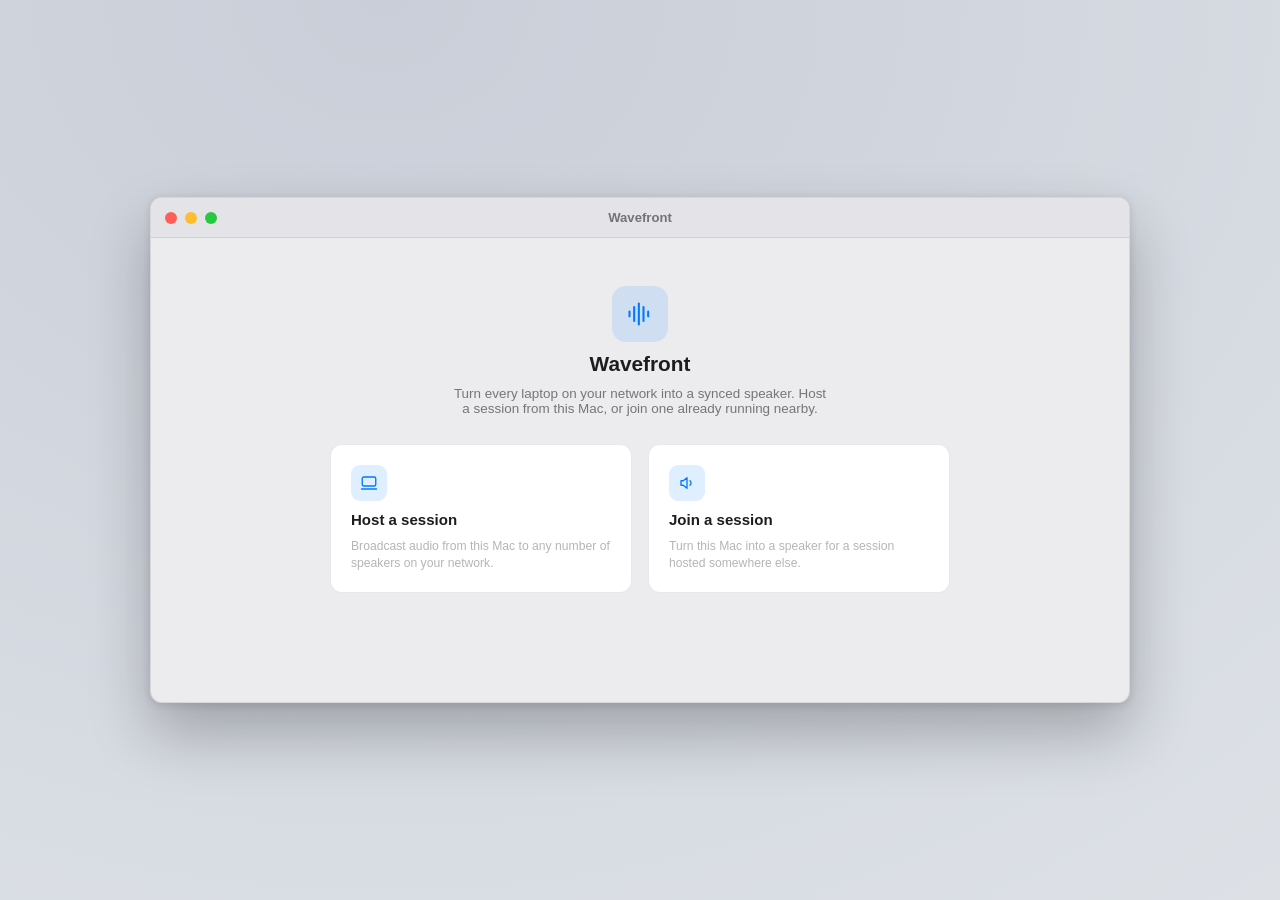
<file: ui/index.html>
<!doctype html>
<html lang="en">
<head>
<meta charset="utf-8">
<meta name="viewport" content="width=device-width, initial-scale=1">
<title>Wavefront</title>
<link rel="stylesheet" href="style.css">
</head>
<body>

<div class="window">

  <div class="titlebar">
    <div class="traffic-lights"><span class="tl red"></span><span class="tl yellow"></span><span class="tl green"></span></div>
    <div class="titlebar-title">Wavefront</div>
  </div>

  <!-- ============ SCREEN: mode chooser ============ -->
  <section class="screen active" id="screen-chooser">
    <div class="chooser">
      <div class="chooser-brand">
        <div class="chooser-logo">
          <svg viewBox="0 0 24 24" fill="none" stroke="currentColor" stroke-width="1.8" stroke-linecap="round"><path d="M3 10v4M7 6v12M11 3v18M15 6v12M19 10v4"/></svg>
        </div>
        <h1>Wavefront</h1>
        <p>Turn every laptop on your network into a synced speaker. Host a session from this Mac, or join one already running nearby.</p>
      </div>

      <div class="chooser-cards">
        <button class="chooser-card" id="cardHost" type="button">
          <div class="chooser-card-icon">
            <svg viewBox="0 0 24 24" fill="none" stroke="currentColor" stroke-width="1.8" stroke-linecap="round" stroke-linejoin="round"><rect x="3" y="4" width="18" height="12" rx="2"/><path d="M2 20h20"/></svg>
          </div>
          <h3>Host a session</h3>
          <p>Broadcast audio from this Mac to any number of speakers on your network.</p>
        </button>
        <button class="chooser-card" id="cardJoin" type="button">
          <div class="chooser-card-icon">
            <svg viewBox="0 0 24 24" fill="none" stroke="currentColor" stroke-width="1.8" stroke-linecap="round" stroke-linejoin="round"><path d="M4 9v6h3l5 4V5L7 9H4Z"/><path d="M16 9a4 4 0 0 1 0 6"/></svg>
          </div>
          <h3>Join a session</h3>
          <p>Turn this Mac into a speaker for a session hosted somewhere else.</p>
        </button>
      </div>

      <div class="join-form" id="joinForm">
        <input type="text" id="joinAddr" placeholder="Master IP or address, e.g. 192.168.1.23:8927">
        <button class="btn btn-primary" id="joinGo" type="button">Join</button>
      </div>

      <div class="join-form" id="hostRelayForm">
        <input type="text" id="hostRelayAddr" value="157.173.100.145" placeholder="Relay server (optional), e.g. 157.173.100.145">
      </div>

      <div style="display:flex; align-items:center; gap:10px;">
        <button class="btn btn-primary" id="hostGo" type="button" style="display:none;">Start hosting</button>
      </div>

      <div class="chooser-error" id="chooserError"></div>
    </div>
  </section>

  <!-- ============ SCREEN: master dashboard ============ -->
  <section class="screen" id="screen-dashboard">
    <div class="toolbar">
      <div class="source-status">
        <div class="source-icon">
          <svg viewBox="0 0 24 24" fill="none" stroke="currentColor" stroke-width="1.8" stroke-linecap="round"><path d="M3 10v4M7 6v12M11 3v18M15 6v12M19 10v4"/></svg>
        </div>
        <div class="source-text">
          <span class="t1" id="captureLabel">Broadcasting System Audio</span>
          <span class="t2">Whatever is playing on this Mac</span>
        </div>
      </div>

      <div class="toolbar-divider"></div>

      <div class="switch-row">
        <label class="switch">
          <input type="checkbox" id="masterRoleToggle">
          <span class="track"><span class="thumb"></span></span>
        </label>
        <div>
          <div class="sr-label">Play through this Mac</div>
          <div class="sr-sub">Give the master a role in the room</div>
        </div>
      </div>


      <div class="spacer"></div>

      <button class="join-url-chip" id="joinUrlChip" type="button" title="Click to copy">
        <svg viewBox="0 0 24 24" fill="none" stroke="currentColor" stroke-width="1.8" stroke-linecap="round" stroke-linejoin="round"><path d="M10 13a5 5 0 0 0 7.07 0l1.93-1.93a5 5 0 0 0-7.07-7.07L10.5 5.5"/><path d="M14 11a5 5 0 0 0-7.07 0l-1.93 1.93a5 5 0 0 0 7.07 7.07L13.5 18.5"/></svg>
        <span class="mono" id="joinUrlText">http://—</span>
      </button>

      <button class="wifi-chip" id="wifiChip" type="button">
        <svg viewBox="0 0 24 24" fill="none" stroke="currentColor" stroke-width="2" stroke-linecap="round" stroke-linejoin="round"><path d="M2 8.5a16 16 0 0 1 20 0M5.5 12a11 11 0 0 1 13 0M9 15.5a6 6 0 0 1 6 0"/><circle cx="12" cy="19" r="1" fill="currentColor" stroke="none"/></svg>
        <span id="wifiLabel">Wi‑Fi strong</span>
      </button>

      <button class="btn btn-danger" id="stopMasterBtn" type="button">Stop</button>
    </div>

    <div class="banner" id="warnBanner">
      <svg viewBox="0 0 24 24" fill="none" stroke="currentColor" stroke-width="1.8" stroke-linecap="round" stroke-linejoin="round"><path d="M10.3 3.86 1.8 18a1 1 0 0 0 .86 1.5h18.7a1 1 0 0 0 .86-1.5L13.7 3.86a1 1 0 0 0-1.7 0Z"/><path d="M12 9v4M12 16.5h.01"/></svg>
      <span id="warnText"></span>
    </div>

    <div class="content">
      <aside class="sidebar">
        <div class="sidebar-head">
          <span>Speakers</span>
          <span class="mono" id="onlineCount">0 online</span>
        </div>
        <div class="sidebar-list" id="deviceList"></div>
      </aside>

      <main class="main">
        <div class="panel">
          <div class="panel-head">
            <h2>Room Layout</h2>
            <span class="hint">drag to reposition</span>
          </div>
          <div class="room" id="room">
            <div class="listener"><svg viewBox="0 0 24 24" fill="none" stroke="currentColor" stroke-width="1.8" stroke-linecap="round" stroke-linejoin="round"><path d="M4 13a8 8 0 0 1 16 0"/><path d="M4 13v4a2 2 0 0 0 2 2h1v-6H5a1 1 0 0 0-1 1Z"/><path d="M20 13v4a2 2 0 0 1-2 2h-1v-6h1a1 1 0 0 1 1 1Z"/></svg></div>
            <!-- pucks injected here -->
          </div>
          <div class="room-legend">
            <span><i class="swatch" style="background: var(--low)"></i>Sub — lows only</span>
            <span><i class="swatch" style="background: var(--high)"></i>Tweeter — highs only</span>
            <span><i class="swatch" style="background: var(--full)"></i>Full‑range</span>
            <span><i class="swatch" style="background: var(--accent)"></i>Master</span>
          </div>
        </div>

        <div class="panel">
          <div class="panel-head">
            <h2>Buffer</h2>
            <span class="hint">delay vs. jitter tolerance</span>
          </div>
          <div class="xover-body">
            <div class="xover-canvas-wrap">
              <input type="range" min="200" max="10000" step="50" value="1000" id="bufferSlider">
              <div class="hint" style="margin-top:6px;">Lower = tighter sync to picture, less tolerant of network hiccups. Higher = more robust, more delay.</div>
            </div>
            <div class="xfreq-readout">
              <div class="big mono" id="bufferReadout">1000</div>
              <div class="unit">ms</div>
            </div>
          </div>
        </div>
      </main>
    </div>

    <footer class="status">
      <div class="fs-left">
        <span class="dot" id="syncDot"></span>
        <span id="syncSummary">0 of 0 speakers synced</span>
      </div>
      <span class="mono" id="netSummary"></span>
    </footer>
  </section>

  <!-- ============ SCREEN: client (joined) ============ -->
  <section class="screen" id="screen-client">
    <div class="client-screen">
      <div class="client-state-icon" id="clientStateIcon">
        <svg viewBox="0 0 24 24" fill="none" stroke="currentColor" stroke-width="1.8" stroke-linecap="round" stroke-linejoin="round"><path d="M4 9v6h3l5 4V5L7 9H4Z"/><path d="M16 9a4 4 0 0 1 0 6"/></svg>
      </div>
      <div>
        <h2 class="client-title" id="clientTitle">Connecting…</h2>
        <p class="client-sub" id="clientSub">Reaching the master session.</p>
      </div>

      <div class="client-grid">
        <div class="client-stat">
          <div class="cs-label">Role</div>
          <div class="cs-value" id="clientRole">—</div>
        </div>
        <div class="client-stat">
          <div class="cs-label">Pan</div>
          <div class="cs-value" id="clientPan">—</div>
        </div>
        <div class="client-stat">
          <div class="cs-label">Gain</div>
          <div class="cs-value" id="clientGain">—</div>
        </div>
        <div class="client-stat">
          <div class="cs-label">Latency</div>
          <div class="cs-value" id="clientLatency">—</div>
        </div>
      </div>

      <button class="btn btn-danger" id="stopClientBtn" type="button">Disconnect</button>
    </div>
  </section>

</div>

<script src="main.js"></script>
</body>
</html>
</file>
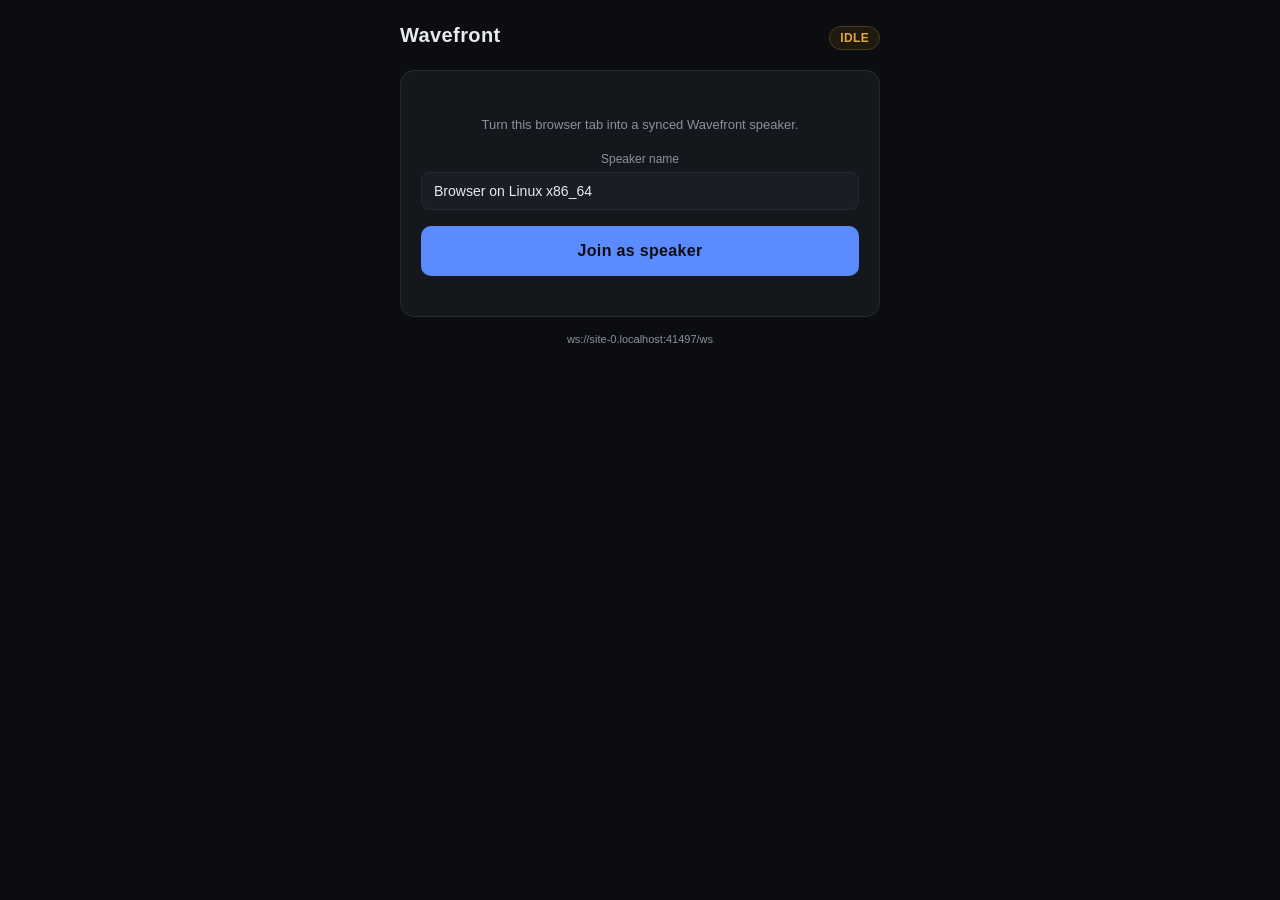
<file: webclient/index.html>
<!doctype html>
<html lang="en">
<head>
<meta charset="utf-8">
<meta name="viewport" content="width=device-width, initial-scale=1, maximum-scale=1">
<title>Wavefront</title>
<style>
  :root {
    color-scheme: dark;
    --bg: #0b0d10;
    --panel: #14171c;
    --panel-2: #1a1e24;
    --border: #262b33;
    --text: #e8eaed;
    --text-dim: #8a919e;
    --accent: #5b8cff;
    --good: #3ecf6a;
    --warn: #e0a83e;
    --bad: #e05a4e;
  }
  * { box-sizing: border-box; }
  html, body {
    margin: 0;
    padding: 0;
    background: var(--bg);
    color: var(--text);
    font-family: -apple-system, BlinkMacSystemFont, "Segoe UI", Roboto, Helvetica, Arial, sans-serif;
    height: 100%;
  }
  body {
    display: flex;
    flex-direction: column;
    align-items: center;
    min-height: 100%;
    padding: 24px 16px 48px;
  }
  .wrap {
    width: 100%;
    max-width: 480px;
  }
  header {
    display: flex;
    align-items: baseline;
    justify-content: space-between;
    margin-bottom: 20px;
  }
  h1 {
    font-size: 20px;
    font-weight: 600;
    letter-spacing: 0.02em;
    margin: 0;
  }
  .pill {
    font-size: 12px;
    font-weight: 600;
    padding: 4px 10px;
    border-radius: 999px;
    border: 1px solid var(--border);
    background: var(--panel-2);
    color: var(--text-dim);
    letter-spacing: 0.03em;
    text-transform: uppercase;
  }
  .pill.connecting { color: var(--warn); border-color: #4a3d20; background: #201a0e; }
  .pill.synced { color: var(--good); border-color: #1e3d28; background: #0e1f16; }
  .pill.dropped { color: var(--bad); border-color: #3d2320; background: #1f120f; }

  .card {
    background: var(--panel);
    border: 1px solid var(--border);
    border-radius: 14px;
    padding: 20px;
    margin-bottom: 16px;
  }

  #joinScreen { text-align: center; padding: 40px 20px; }
  #joinScreen p.sub { color: var(--text-dim); font-size: 13px; margin: 6px 0 20px; }

  label { display: block; font-size: 12px; color: var(--text-dim); margin-bottom: 6px; }
  input[type=text] {
    width: 100%;
    background: var(--panel-2);
    border: 1px solid var(--border);
    color: var(--text);
    border-radius: 8px;
    padding: 10px 12px;
    font-size: 14px;
    margin-bottom: 16px;
  }
  input[type=text]:focus { outline: none; border-color: var(--accent); }

  button.big {
    width: 100%;
    background: var(--accent);
    color: #0b0d10;
    border: none;
    border-radius: 10px;
    padding: 16px;
    font-size: 16px;
    font-weight: 700;
    letter-spacing: 0.02em;
    cursor: pointer;
  }
  button.big:active { transform: translateY(1px); }
  button.big:disabled { opacity: 0.5; cursor: default; }

  .row {
    display: flex;
    justify-content: space-between;
    align-items: center;
    padding: 8px 0;
    border-bottom: 1px solid var(--border);
    font-size: 13px;
  }
  .row:last-child { border-bottom: none; }
  .row .k { color: var(--text-dim); }
  .row .v { font-weight: 600; font-variant-numeric: tabular-nums; }

  .section-title {
    font-size: 11px;
    text-transform: uppercase;
    letter-spacing: 0.06em;
    color: var(--text-dim);
    margin: 0 0 10px;
  }

  #muteBtn {
    width: 100%;
    background: var(--panel-2);
    border: 1px solid var(--border);
    color: var(--text);
    border-radius: 10px;
    padding: 14px;
    font-size: 15px;
    font-weight: 700;
    cursor: pointer;
    margin-top: 4px;
  }
  #muteBtn.muted { background: #1f120f; border-color: #3d2320; color: var(--bad); }

  #hiddenWarning {
    display: none;
    position: fixed;
    left: 0; right: 0; bottom: 0;
    background: #201a0e;
    color: var(--warn);
    border-top: 1px solid #4a3d20;
    padding: 10px 16px;
    text-align: center;
    font-size: 13px;
    z-index: 10;
  }
  #hiddenWarning.show { display: block; }

  #app { display: none; width: 100%; }
  #app.show { display: block; }

  footer {
    color: var(--text-dim);
    font-size: 11px;
    text-align: center;
    margin-top: 8px;
  }
</style>
</head>
<body>

<div class="wrap">
  <header>
    <h1>Wavefront</h1>
    <span id="statusPill" class="pill connecting">idle</span>
  </header>

  <div id="joinScreen" class="card">
    <p class="sub">Turn this browser tab into a synced Wavefront speaker.</p>
    <label for="nameInput">Speaker name</label>
    <input type="text" id="nameInput" maxlength="64">
    <button class="big" id="joinBtn">Join as speaker</button>
  </div>

  <div id="app">
    <div class="card">
      <p class="section-title">Assignment</p>
      <div class="row"><span class="k">Role</span><span class="v" id="roleVal">-</span></div>
      <div class="row"><span class="k">Pan</span><span class="v" id="panVal">-</span></div>
      <div class="row"><span class="k">Gain</span><span class="v" id="gainVal">-</span></div>
      <div class="row"><span class="k">Crossover</span><span class="v" id="crossoverVal">-</span></div>
      <div class="row"><span class="k">Buffer</span><span class="v" id="bufferVal">-</span></div>
    </div>

    <div class="card">
      <p class="section-title">Sync stats</p>
      <div class="row"><span class="k">Clock offset</span><span class="v" id="offsetVal">-</span></div>
      <div class="row"><span class="k">Round trip</span><span class="v" id="rttVal">-</span></div>
      <div class="row"><span class="k">Scheduled chunks</span><span class="v" id="scheduledVal">0</span></div>
      <div class="row"><span class="k">Dropped (late)</span><span class="v" id="droppedVal">0</span></div>
      <div class="row"><span class="k">Interruptions</span><span class="v" id="glitchVal">0</span></div>
      <div class="row"><span class="k">Output delay</span><span class="v" id="outLatVal">—</span></div>
    </div>

    <button id="muteBtn">Mute</button>
  </div>

  <footer>ws://<span id="hostLabel"></span>/ws</footer>
</div>

<div id="hiddenWarning">Keep this tab focused for best sync</div>

<script src="player.js"></script>
</body>
</html>
</file>
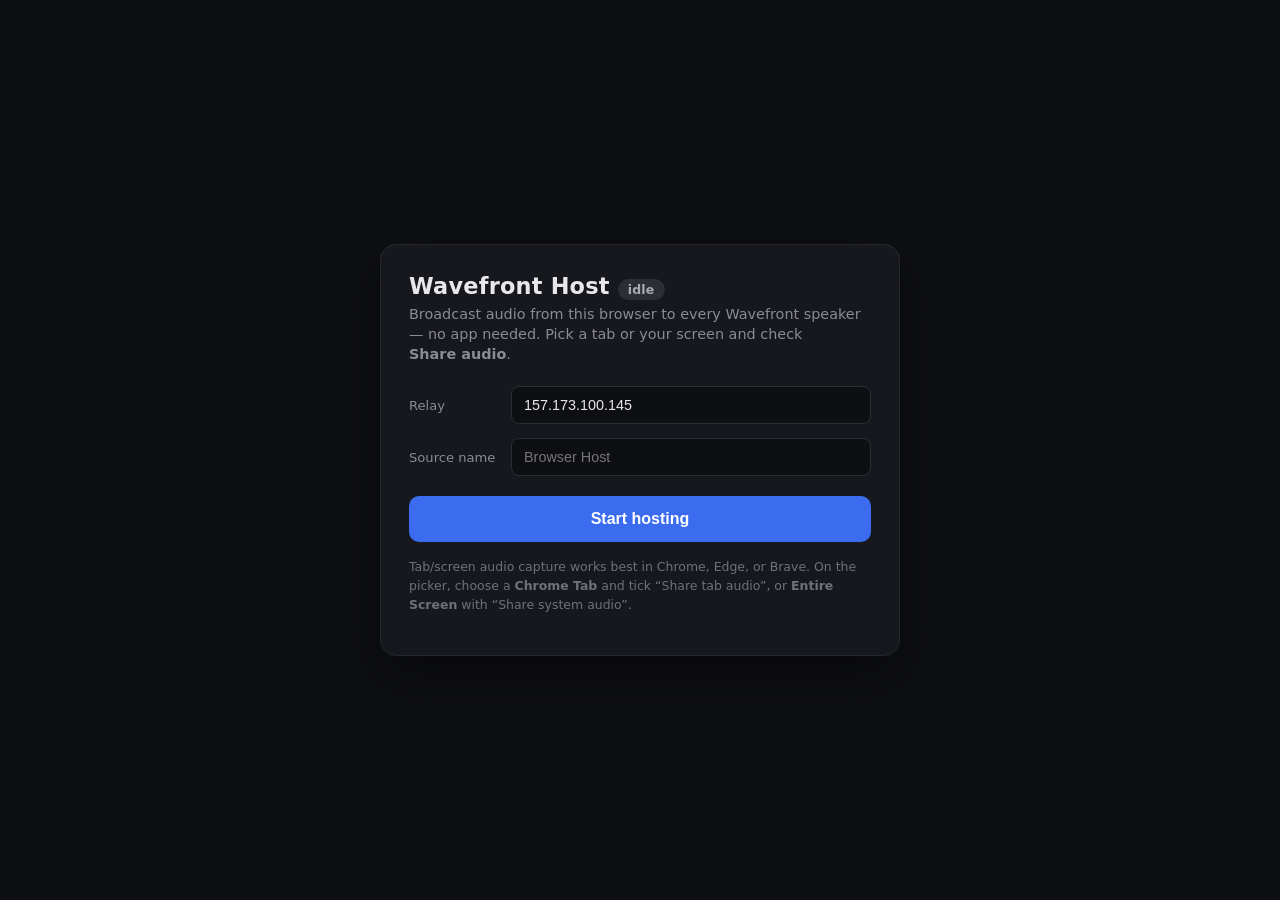
<file: webclient/host.html>
<!doctype html>
<html lang="en">
<head>
<meta charset="utf-8">
<meta name="viewport" content="width=device-width, initial-scale=1">
<title>Wavefront Host</title>
<style>
  :root { color-scheme: dark; }
  * { box-sizing: border-box; }
  body {
    margin: 0; min-height: 100vh; background: #0e0f13; color: #e8e8ea;
    font-family: -apple-system, BlinkMacSystemFont, "Segoe UI", system-ui, sans-serif;
    display: flex; align-items: center; justify-content: center; padding: 24px;
  }
  .card {
    width: min(520px, 100%); background: #17181d; border: 1px solid #26272e;
    border-radius: 16px; padding: 28px; box-shadow: 0 20px 50px rgba(0,0,0,.4);
  }
  h1 { font-size: 1.4rem; margin: 0 0 4px; letter-spacing: .01em; }
  .sub { color: #8a8b93; font-size: .9rem; margin: 0 0 22px; line-height: 1.4; }
  button {
    width: 100%; border: none; border-radius: 10px; padding: 14px 16px;
    font-size: 1rem; font-weight: 600; cursor: pointer; color: #fff;
    background: #3b6cf0; transition: filter .15s ease;
  }
  button:hover { filter: brightness(1.08); }
  button.stop { background: #d9534f; }
  button:disabled { opacity: .5; cursor: default; }
  .row { display: flex; gap: 10px; align-items: center; margin-top: 14px; }
  .row label { color: #8a8b93; font-size: .82rem; min-width: 92px; }
  input[type=text] {
    flex: 1; background: #0e0f13; border: 1px solid #2c2d35; border-radius: 8px;
    color: #e8e8ea; padding: 10px 12px; font-size: .9rem;
  }
  .stat { display: flex; justify-content: space-between; padding: 7px 0; border-bottom: 1px solid #21222a; font-size: .88rem; }
  .stat:last-child { border-bottom: none; }
  .stat .k { color: #8a8b93; }
  .stat .v { font-variant-numeric: tabular-nums; }
  .pill { display: inline-block; padding: 3px 10px; border-radius: 999px; font-size: .78rem; font-weight: 600; }
  .pill.idle { background: #2c2d35; color: #a9aab2; }
  .pill.live { background: rgba(52,199,89,.16); color: #34c759; }
  .pill.err  { background: rgba(217,83,79,.16); color: #ff6b66; }
  .hint { color: #6f707a; font-size: .78rem; margin-top: 16px; line-height: 1.5; }
  .stats { margin-top: 20px; display: none; }
  .stats.show { display: block; }
  code { background: #0e0f13; padding: 1px 6px; border-radius: 5px; color: #c9cbe0; }
</style>
</head>
<body>
  <div class="card">
    <h1>Wavefront Host <span class="pill idle" id="statusPill">idle</span></h1>
    <p class="sub">Broadcast audio from this browser to every Wavefront speaker — no app needed. Pick a tab or your screen and check <b>Share&nbsp;audio</b>.</p>

    <div class="row">
      <label for="relay">Relay</label>
      <input type="text" id="relay" value="157.173.100.145">
    </div>
    <div class="row">
      <label for="name">Source name</label>
      <input type="text" id="name" placeholder="Browser Host">
    </div>

    <div class="row" style="margin-top:20px;">
      <button id="goBtn">Start hosting</button>
    </div>

    <div class="stats" id="stats">
      <div class="stat"><span class="k">Codec</span><span class="v" id="codecVal">—</span></div>
      <div class="stat"><span class="k">Chunks sent</span><span class="v" id="sentVal">0</span></div>
      <div class="stat"><span class="k">Bitrate</span><span class="v" id="brVal">—</span></div>
      <div class="stat"><span class="k">Listeners can open</span><span class="v"><code id="joinUrl">—</code></span></div>
    </div>

    <p class="hint" id="hint">Tab/screen audio capture works best in Chrome, Edge, or Brave. On the picker, choose a <b>Chrome Tab</b> and tick “Share tab audio”, or <b>Entire Screen</b> with “Share system audio”.</p>
  </div>
  <script src="host.js"></script>
</body>
</html>
</file>
<file: ui/style.css>
/* Wavefront UI — adapted from the approved mockup (spotify_sync/mockup/wavefront.html) */

:root {
  --page-bg-1: #dfe3e8;
  --page-bg-2: #c9ced8;

  --window-bg: #ececef;
  --titlebar-bg: #e4e4e8;
  --sidebar-bg: #eceef2;
  --surface: #ffffff;
  --surface-2: #f5f5f7;
  --border: rgba(0,0,0,0.09);
  --border-strong: rgba(0,0,0,0.14);
  --divider: rgba(0,0,0,0.08);

  --text: #1d1d1f;
  --text-secondary: rgba(60,60,67,0.68);
  --text-tertiary: rgba(60,60,67,0.38);

  --accent: #007aff;
  --accent-soft: rgba(0,122,255,0.12);

  --low: #ff9500;
  --low-soft: rgba(255,149,0,0.14);
  --high: #32ade6;
  --high-soft: rgba(50,173,230,0.14);
  --full: #5e5ce6;
  --full-soft: rgba(94,92,230,0.14);

  --good: #34c759;
  --good-soft: rgba(52,199,89,0.14);
  --warn: #ff9f0a;
  --warn-soft: rgba(255,159,10,0.14);
  --bad: #ff3b30;
  --bad-soft: rgba(255,59,48,0.12);

  --shadow-window: 0 30px 60px rgba(20,20,24,0.28), 0 2px 8px rgba(20,20,24,0.12);
  --shadow-row: 0 1px 1px rgba(0,0,0,0.03);
}

@media (prefers-color-scheme: dark) {
  :root:not([data-theme="light"]) {
    --page-bg-1: #121214;
    --page-bg-2: #1a1a1d;

    --window-bg: #232326;
    --titlebar-bg: #29292c;
    --sidebar-bg: #202023;
    --surface: #2c2c2f;
    --surface-2: #323235;
    --border: rgba(255,255,255,0.08);
    --border-strong: rgba(255,255,255,0.14);
    --divider: rgba(255,255,255,0.09);

    --text: #f2f2f4;
    --text-secondary: rgba(235,235,245,0.62);
    --text-tertiary: rgba(235,235,245,0.32);

    --accent: #0a84ff;
    --accent-soft: rgba(10,132,255,0.18);

    --low: #ff9f0a;
    --low-soft: rgba(255,159,10,0.18);
    --high: #40c8e6;
    --high-soft: rgba(64,200,230,0.18);
    --full: #7d7aff;
    --full-soft: rgba(125,122,255,0.18);

    --good: #30d158;
    --good-soft: rgba(48,209,88,0.18);
    --warn: #ffb340;
    --warn-soft: rgba(255,179,64,0.18);
    --bad: #ff453a;
    --bad-soft: rgba(255,69,58,0.16);

    --shadow-window: 0 30px 70px rgba(0,0,0,0.55), 0 2px 10px rgba(0,0,0,0.4);
    --shadow-row: 0 1px 1px rgba(0,0,0,0.2);
  }
}
:root[data-theme="dark"] {
  --page-bg-1: #121214;
  --page-bg-2: #1a1a1d;
  --window-bg: #232326;
  --titlebar-bg: #29292c;
  --sidebar-bg: #202023;
  --surface: #2c2c2f;
  --surface-2: #323235;
  --border: rgba(255,255,255,0.08);
  --border-strong: rgba(255,255,255,0.14);
  --divider: rgba(255,255,255,0.09);
  --text: #f2f2f4;
  --text-secondary: rgba(235,235,245,0.62);
  --text-tertiary: rgba(235,235,245,0.32);
  --accent: #0a84ff;
  --accent-soft: rgba(10,132,255,0.18);
  --low: #ff9f0a;
  --low-soft: rgba(255,159,10,0.18);
  --high: #40c8e6;
  --high-soft: rgba(64,200,230,0.18);
  --full: #7d7aff;
  --full-soft: rgba(125,122,255,0.18);
  --good: #30d158;
  --good-soft: rgba(48,209,88,0.18);
  --warn: #ffb340;
  --warn-soft: rgba(255,179,64,0.18);
  --bad: #ff453a;
  --bad-soft: rgba(255,69,58,0.16);
  --shadow-window: 0 30px 70px rgba(0,0,0,0.55), 0 2px 10px rgba(0,0,0,0.4);
  --shadow-row: 0 1px 1px rgba(0,0,0,0.2);
}

* { box-sizing: border-box; }
html, body { height: 100%; }
body {
  margin: 0;
  background: radial-gradient(120% 140% at 30% 0%, var(--page-bg-2), var(--page-bg-1));
  color: var(--text);
  font-family: -apple-system, BlinkMacSystemFont, "SF Pro Text", "SF Pro Display", "Helvetica Neue", Arial, sans-serif;
  -webkit-font-smoothing: antialiased;
  display: flex;
  align-items: center;
  justify-content: center;
  padding: 32px 16px;
  min-height: 100%;
}
.mono {
  font-family: ui-monospace, "SF Mono", "Menlo", "Cascadia Mono", "Consolas", monospace;
  font-variant-numeric: tabular-nums;
}

button { font: inherit; }

/* ---------------- Window chrome ---------------- */
.window {
  width: min(980px, 100%);
  background: var(--window-bg);
  border-radius: 12px;
  box-shadow: var(--shadow-window);
  overflow: hidden;
  display: flex;
  flex-direction: column;
  border: 1px solid var(--border);
}
.titlebar {
  height: 40px;
  background: var(--titlebar-bg);
  display: flex;
  align-items: center;
  padding: 0 14px;
  position: relative;
  border-bottom: 1px solid var(--border);
  flex-shrink: 0;
}
.traffic-lights { display: flex; gap: 8px; }
.tl { width: 12px; height: 12px; border-radius: 50%; }
.tl.red { background: #ff5f57; }
.tl.yellow { background: #febc2e; }
.tl.green { background: #28c840; }
.titlebar-title {
  position: absolute; left: 50%; transform: translateX(-50%);
  font-size: 0.82rem; font-weight: 590; color: var(--text-secondary);
}

/* ---------------- Screens ---------------- */
.screen { display: none; }
.screen.active { display: flex; flex-direction: column; }

/* ---------------- Mode chooser ---------------- */
.chooser {
  padding: 48px 40px 40px;
  display: flex;
  flex-direction: column;
  align-items: center;
  gap: 28px;
}
.chooser-brand { display: flex; flex-direction: column; align-items: center; gap: 10px; text-align: center; }
.chooser-logo {
  width: 56px; height: 56px; border-radius: 14px;
  background: var(--accent-soft); color: var(--accent);
  display: flex; align-items: center; justify-content: center;
}
.chooser-logo svg { width: 28px; height: 28px; }
.chooser-brand h1 { margin: 0; font-size: 1.3rem; font-weight: 620; }
.chooser-brand p { margin: 0; font-size: 0.84rem; color: var(--text-secondary); max-width: 380px; }

.chooser-cards {
  display: grid;
  grid-template-columns: 1fr 1fr;
  gap: 16px;
  width: 100%;
  max-width: 620px;
}
.chooser-card {
  background: var(--surface);
  border: 1px solid var(--border);
  border-radius: 12px;
  padding: 20px;
  display: flex;
  flex-direction: column;
  gap: 10px;
  text-align: left;
  cursor: pointer;
  color: var(--text);
}
.chooser-card:hover { border-color: var(--border-strong); }
.chooser-card.selected { border-color: var(--accent); box-shadow: 0 0 0 2px var(--accent-soft); }
.chooser-card-icon {
  width: 36px; height: 36px; border-radius: 9px;
  background: var(--accent-soft); color: var(--accent);
  display: flex; align-items: center; justify-content: center;
}
.chooser-card-icon svg { width: 18px; height: 18px; }
.chooser-card h3 { margin: 0; font-size: 0.94rem; font-weight: 590; }
.chooser-card p { margin: 0; font-size: 0.76rem; color: var(--text-tertiary); line-height: 1.4; }

.join-form {
  width: 100%;
  max-width: 620px;
  display: none;
  gap: 10px;
  align-items: center;
}
.join-form.show { display: flex; }
.join-form input[type="text"] {
  flex: 1;
  padding: 9px 12px;
  border-radius: 8px;
  border: 1px solid var(--border-strong);
  background: var(--surface);
  color: var(--text);
  font-size: 0.86rem;
}
.join-form input[type="text"]:focus { outline: 2px solid var(--accent); outline-offset: 1px; }

.btn {
  padding: 9px 18px;
  border-radius: 8px;
  border: 1px solid var(--border-strong);
  background: var(--surface);
  color: var(--text);
  font-size: 0.84rem;
  font-weight: 560;
  cursor: pointer;
}
.btn:hover { border-color: var(--text-tertiary); }
.btn:disabled { opacity: 0.5; cursor: default; }
.btn-primary {
  background: var(--accent);
  border-color: var(--accent);
  color: #fff;
}
.btn-primary:hover { filter: brightness(1.06); }
.btn-danger {
  background: var(--bad-soft);
  border-color: transparent;
  color: var(--bad);
}

.chooser-error {
  color: var(--bad);
  font-size: 0.78rem;
  min-height: 1em;
}

/* ---------------- Toolbar ---------------- */
.toolbar {
  display: flex;
  align-items: center;
  gap: 18px;
  padding: 10px 18px;
  border-bottom: 1px solid var(--border);
  flex-wrap: wrap;
  background: var(--window-bg);
}
.source-status { display: flex; align-items: center; gap: 9px; min-width: 0; }
.source-icon {
  width: 30px; height: 30px; border-radius: 8px;
  background: var(--accent-soft); color: var(--accent);
  display: flex; align-items: center; justify-content: center;
  flex-shrink: 0;
}
.source-text { display: flex; flex-direction: column; line-height: 1.25; min-width: 0; }
.source-text .t1 { font-size: 0.84rem; font-weight: 590; }
.source-text .t2 { font-size: 0.72rem; color: var(--text-tertiary); }

.toolbar-divider { width: 1px; height: 26px; background: var(--border); }

.toolbar-control { display: flex; flex-direction: column; gap: 3px; }
.toolbar-control .tc-label { font-size: 0.66rem; color: var(--text-tertiary); font-weight: 590; }
.vol-row { display: flex; align-items: center; gap: 8px; width: 130px; }

.switch-row { display: flex; align-items: center; gap: 8px; }
.switch-row .sr-label { font-size: 0.78rem; }
.switch-row .sr-sub { font-size: 0.7rem; color: var(--text-tertiary); }

.switch { position: relative; width: 38px; height: 22px; flex-shrink: 0; display: inline-block; }
.switch input { opacity: 0; width: 0; height: 0; position: absolute; }
.switch .track {
  position: absolute; inset: 0; background: var(--border-strong);
  border-radius: 999px; transition: background 0.15s ease; cursor: pointer;
}
.switch .thumb {
  position: absolute; top: 2px; left: 2px; width: 18px; height: 18px;
  background: #fff; border-radius: 50%; box-shadow: 0 1px 3px rgba(0,0,0,0.3);
  transition: transform 0.15s ease;
}
.switch input:checked + .track { background: var(--good); }
.switch input:checked + .track .thumb { transform: translateX(16px); }

.spacer { flex: 1; }

.join-url-chip {
  display: flex; align-items: center; gap: 7px;
  padding: 6px 11px;
  border-radius: 8px;
  background: var(--surface-2);
  border: 1px solid var(--border);
  font-size: 0.78rem; font-weight: 560;
  cursor: pointer;
  color: var(--text);
}
.join-url-chip svg { width: 14px; height: 14px; color: var(--text-tertiary); flex-shrink: 0; }
.join-url-chip:hover { border-color: var(--border-strong); }

.wifi-chip {
  display: flex; align-items: center; gap: 7px;
  padding: 6px 11px;
  border-radius: 8px;
  background: var(--good-soft);
  color: var(--good);
  font-size: 0.78rem; font-weight: 590;
  cursor: default;
  border: none;
}
.wifi-chip.weak { background: var(--bad-soft); color: var(--bad); }
.wifi-chip svg { width: 15px; height: 15px; }

/* ---------------- Warning banner ---------------- */
.banner {
  display: none;
  align-items: flex-start;
  gap: 10px;
  padding: 10px 18px;
  background: var(--bad-soft);
  border-bottom: 1px solid var(--border);
  font-size: 0.8rem;
}
.banner.show { display: flex; }
.banner svg { width: 17px; height: 17px; color: var(--bad); flex-shrink: 0; margin-top: 1px; }
.banner b { font-weight: 590; }
.banner .bsub { color: var(--text-secondary); }

/* ---------------- Content ---------------- */
.content { display: flex; min-height: 0; }
.sidebar {
  width: 300px;
  flex-shrink: 0;
  background: var(--sidebar-bg);
  border-right: 1px solid var(--border);
  display: flex;
  flex-direction: column;
  max-height: 560px;
}
.sidebar-head {
  padding: 12px 16px 8px;
  font-size: 0.72rem; font-weight: 590; letter-spacing: 0.02em;
  color: var(--text-tertiary); text-transform: uppercase;
  display: flex; justify-content: space-between; align-items: center;
}
.sidebar-list { overflow-y: auto; flex: 1; padding: 0 8px 8px; }

.device-row {
  background: var(--surface);
  border: 1px solid var(--border);
  border-radius: 10px;
  padding: 10px 11px;
  margin-bottom: 7px;
  box-shadow: var(--shadow-row);
}
.device-row.is-master { background: var(--accent-soft); border-color: transparent; }
.device-row.is-connecting { opacity: 0.6; }

.dr-top { display: flex; align-items: center; gap: 9px; }
.role-icon {
  width: 28px; height: 28px; border-radius: 7px;
  display: flex; align-items: center; justify-content: center;
  flex-shrink: 0;
}
.role-icon svg { width: 15px; height: 15px; }
.role-icon.low  { background: var(--low-soft);  color: var(--low); }
.role-icon.high { background: var(--high-soft); color: var(--high); }
.role-icon.full { background: var(--full-soft); color: var(--full); }
.role-icon.master { background: var(--accent); color: #fff; }

.dr-name { flex: 1; min-width: 0; }
.dr-name .n1 { font-size: 0.82rem; font-weight: 560; white-space: nowrap; overflow: hidden; text-overflow: ellipsis; }
.dr-name .n2 { font-size: 0.7rem; color: var(--text-tertiary); }

.kind-badge {
  font-size: 0.62rem; font-weight: 590; letter-spacing: 0.02em;
  padding: 1px 6px; border-radius: 5px;
  background: var(--surface-2); color: var(--text-tertiary);
  border: 1px solid var(--border);
  flex-shrink: 0;
}

.status-dot { width: 7px; height: 7px; border-radius: 50%; background: var(--good); flex-shrink: 0; }
.status-dot.warn { background: var(--warn); }

.dr-body { margin-top: 9px; display: flex; flex-direction: column; gap: 8px; }

.segmented {
  display: flex; background: var(--surface-2); border-radius: 7px; padding: 2px;
  border: 1px solid var(--border);
}
.segmented button {
  flex: 1; border: none; background: transparent; padding: 5px 0;
  font-size: 0.7rem; font-weight: 560; color: var(--text-secondary);
  border-radius: 5px; cursor: pointer;
}
.segmented button.active { background: var(--surface); color: var(--text); box-shadow: 0 1px 2px rgba(0,0,0,0.12); }

.pan-row { display: flex; align-items: center; gap: 8px; }
.pan-row .pl { font-size: 0.68rem; color: var(--text-tertiary); width: 30px; }

.gain-row { display: flex; align-items: center; gap: 8px; }
.gain-row .gl { font-size: 0.68rem; color: var(--text-tertiary); width: 30px; }
input[type="range"] {
  -webkit-appearance: none; appearance: none;
  width: 100%; height: 4px; border-radius: 2px;
  background: var(--border-strong);
  accent-color: var(--accent);
}

/* ---------------- Main / Room ---------------- */
.main { flex: 1; padding: 16px; display: flex; flex-direction: column; gap: 14px; min-width: 0; }
.panel { background: var(--surface); border: 1px solid var(--border); border-radius: 12px; overflow: hidden; }
.panel-head { display: flex; align-items: center; justify-content: space-between; padding: 11px 15px; border-bottom: 1px solid var(--border); }
.panel-head h2 { font-size: 0.88rem; font-weight: 590; margin: 0; }
.panel-head .hint { font-size: 0.72rem; color: var(--text-tertiary); }

.room {
  position: relative;
  height: 340px;
  margin: 14px;
  border-radius: 10px;
  background:
    repeating-linear-gradient(0deg, transparent, transparent 33px, var(--divider) 34px),
    repeating-linear-gradient(90deg, transparent, transparent 33px, var(--divider) 34px),
    var(--surface-2);
  border: 1px solid var(--border);
}
.listener {
  position: absolute; left: 50%; top: 50%; transform: translate(-50%, -50%);
  width: 28px; height: 28px; border-radius: 50%;
  border: 1.5px dashed var(--text-tertiary);
  display: flex; align-items: center; justify-content: center;
  color: var(--text-tertiary);
}
.listener svg { width: 14px; height: 14px; }

.puck {
  position: absolute;
  display: flex; flex-direction: column; align-items: center; gap: 4px;
  cursor: grab; user-select: none;
  transform: translate(-50%, -50%);
}
.puck .ring {
  width: 42px; height: 42px; border-radius: 50%;
  display: flex; align-items: center; justify-content: center;
  box-shadow: 0 2px 6px rgba(0,0,0,0.18);
  border: 2px solid var(--ring-c);
  background: var(--surface);
  color: var(--ring-c);
}
.puck .ring svg { width: 18px; height: 18px; }
.puck .pname {
  font-size: 0.65rem; color: var(--text-secondary);
  background: color-mix(in srgb, var(--surface) 85%, transparent);
  padding: 1px 6px; border-radius: 4px; white-space: nowrap;
}
.puck.low  { --ring-c: var(--low); }
.puck.high { --ring-c: var(--high); }
.puck.full { --ring-c: var(--full); }
.puck.master .ring { background: var(--accent); border-color: var(--accent); color: #fff; }
.puck.master.off .ring { background: var(--surface); border-color: var(--text-tertiary); color: var(--text-tertiary); border-style: dashed; }

.room-legend { display: flex; gap: 14px; padding: 0 15px 13px; font-size: 0.72rem; color: var(--text-secondary); flex-wrap: wrap; }
.room-legend span { display: inline-flex; align-items: center; gap: 6px; }
.swatch { width: 8px; height: 8px; border-radius: 50%; display: inline-block; }

.xover-body { padding: 14px 16px 16px; display: flex; align-items: center; gap: 16px; }
.xover-canvas-wrap { flex: 1; }
.xfreq-readout { text-align: right; min-width: 70px; }
.xfreq-readout .big { font-size: 1.15rem; font-weight: 590; }
.xfreq-readout .unit { color: var(--text-tertiary); font-size: 0.72rem; }

footer.status {
  display: flex; align-items: center; justify-content: space-between;
  padding: 9px 16px; border-top: 1px solid var(--border);
  font-size: 0.72rem; color: var(--text-tertiary); flex-wrap: wrap; gap: 6px;
}
footer.status .fs-left { display: flex; align-items: center; gap: 8px; }
footer.status .dot { width: 6px; height: 6px; border-radius: 50%; background: var(--good); }

/* ---------------- Client (join) screen ---------------- */
.client-screen {
  padding: 40px;
  display: flex;
  flex-direction: column;
  align-items: center;
  gap: 22px;
  text-align: center;
}
.client-state-icon {
  width: 64px; height: 64px; border-radius: 50%;
  background: var(--accent-soft); color: var(--accent);
  display: flex; align-items: center; justify-content: center;
}
.client-state-icon svg { width: 30px; height: 30px; }
.client-state-icon.disconnected { background: var(--bad-soft); color: var(--bad); }
.client-title { font-size: 1.05rem; font-weight: 590; margin: 0; }
.client-sub { font-size: 0.82rem; color: var(--text-secondary); margin: 0; }

.client-grid {
  display: grid;
  grid-template-columns: repeat(2, minmax(140px, 1fr));
  gap: 10px;
  width: 100%;
  max-width: 420px;
}
.client-stat {
  background: var(--surface);
  border: 1px solid var(--border);
  border-radius: 10px;
  padding: 12px 14px;
  text-align: left;
}
.client-stat .cs-label { font-size: 0.66rem; color: var(--text-tertiary); font-weight: 590; text-transform: uppercase; letter-spacing: 0.02em; }
.client-stat .cs-value { font-size: 0.98rem; font-weight: 590; margin-top: 3px; }
</file>
